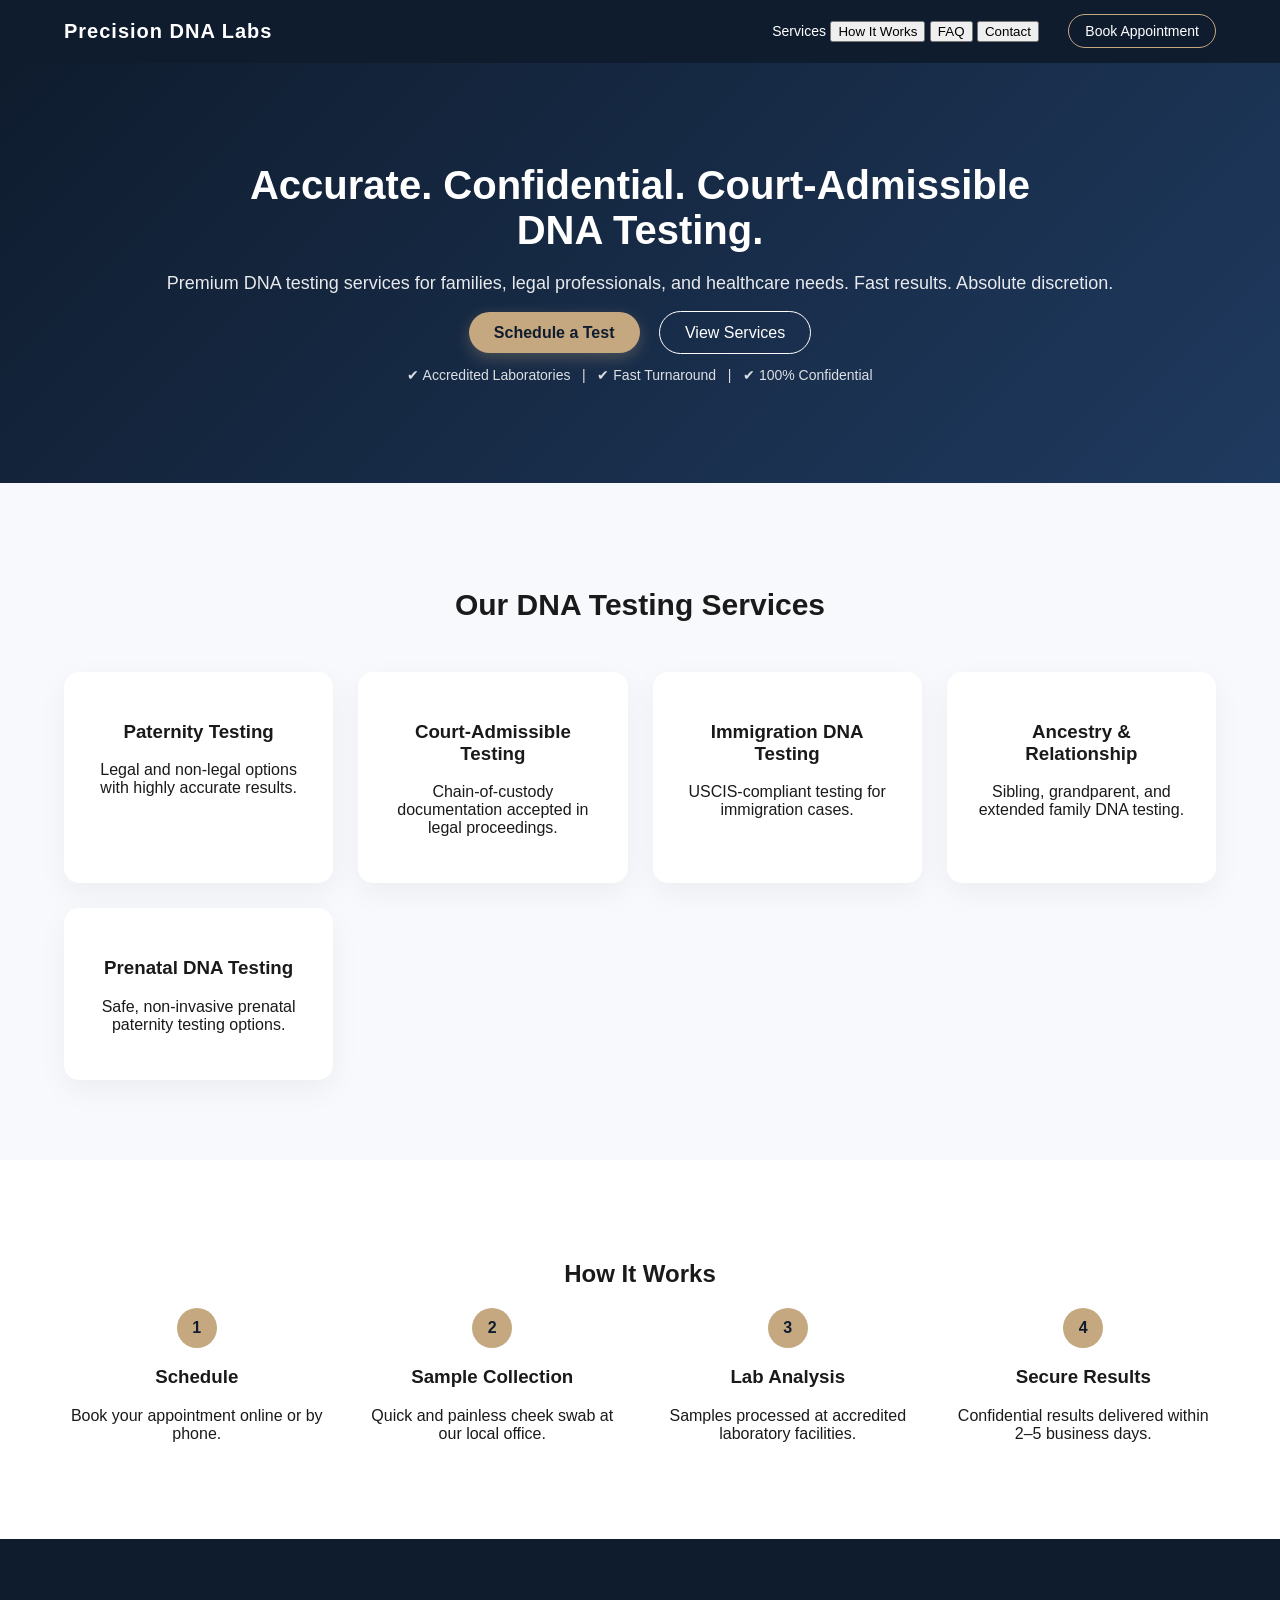
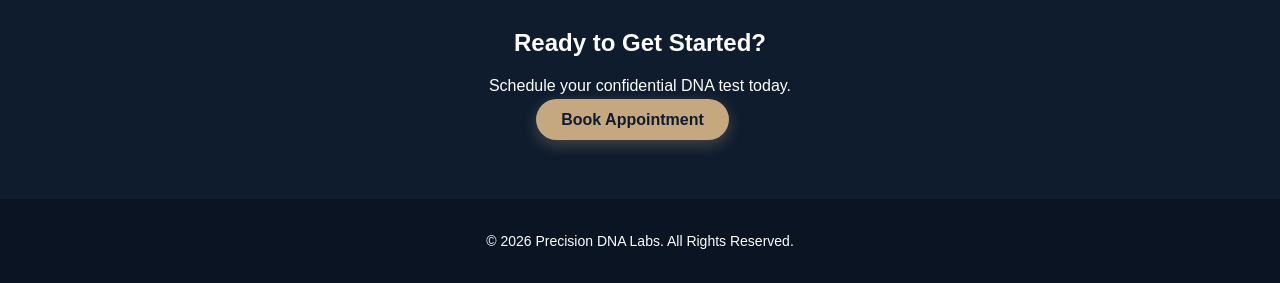
<file: index.html>
<!DOCTYPE html>
<html lang="en">
<head>
    <meta charset="UTF-8">
    <title>Precision DNA Labs</title>
    <link rel="stylesheet" href="style.css">
    <meta name="viewport" content="width=device-width, initial-scale=1.0">
</head>
<body>

<header>
    <div class="container nav">
        <div class="logo">Precision DNA Labs</div>
        <nav>
            <div class="dropdown">
                <a href="#" class="dropbtn">Services</a>
                <div class="dropdown-content">
                    <button>Paternity Testing</button>
                    <button>Court-Admissible Testing</button>
                    <button>Immigration DNA Testing</button>
                    <button>Ancestry & Relationship</button>
                    <button>Prenatal DNA Testing</button>
                </div>
            </div>

            <button>How It Works</button>
            <button>FAQ</button>
            <button>Contact</button>
            <a href="#" class="btn-outline">Book Appointment</a>
        </nav>
        </div>
</header>

<section class="hero">
    <div class="container">
        <h1>Accurate. Confidential. Court-Admissible DNA Testing.</h1>
        <p>Premium DNA testing services for families, legal professionals, and healthcare needs. Fast results. Absolute discretion.</p>
        <div class="hero-buttons">
            <a href="#" class="btn-primary">Schedule a Test</a>
            <a href="#" class="btn-secondary">View Services</a>
        </div>
        <div class="trust">
            ✔ Accredited Laboratories &nbsp; | &nbsp; ✔ Fast Turnaround &nbsp; | &nbsp; ✔ 100% Confidential
        </div>
    </div>
</section>

<section class="services">
    <div class="container">
        <h2>Our DNA Testing Services</h2>

        <div class="service-grid">
            <div class="card">
                <h3>Paternity Testing</h3>
                <p>Legal and non-legal options with highly accurate results.</p>
            </div>

            <div class="card">
                <h3>Court-Admissible Testing</h3>
                <p>Chain-of-custody documentation accepted in legal proceedings.</p>
            </div>

            <div class="card">
                <h3>Immigration DNA Testing</h3>
                <p>USCIS-compliant testing for immigration cases.</p>
            </div>

            <div class="card">
                <h3>Ancestry & Relationship</h3>
                <p>Sibling, grandparent, and extended family DNA testing.</p>
            </div>

            <div class="card">
                <h3>Prenatal DNA Testing</h3>
                <p>Safe, non-invasive prenatal paternity testing options.</p>
            </div>
        </div>
    </div>
</section>

<section class="process">
    <div class="container">
        <h2>How It Works</h2>

        <div class="steps">
            <div class="step">
                <span>1</span>
                <h3>Schedule</h3>
                <p>Book your appointment online or by phone.</p>
            </div>

            <div class="step">
                <span>2</span>
                <h3>Sample Collection</h3>
                <p>Quick and painless cheek swab at our local office.</p>
            </div>

            <div class="step">
                <span>3</span>
                <h3>Lab Analysis</h3>
                <p>Samples processed at accredited laboratory facilities.</p>
            </div>

            <div class="step">
                <span>4</span>
                <h3>Secure Results</h3>
                <p>Confidential results delivered within 2–5 business days.</p>
            </div>
        </div>
    </div>
</section>

<section class="cta">
    <div class="container">
        <h2>Ready to Get Started?</h2>
        <p>Schedule your confidential DNA test today.</p>
        <a href="#" class="btn-primary">Book Appointment</a>
    </div>
</section>

<footer>
    <div class="container">
        <p>© 2026 Precision DNA Labs. All Rights Reserved.</p>
    </div>
</footer>

</body>
</html>
</file>
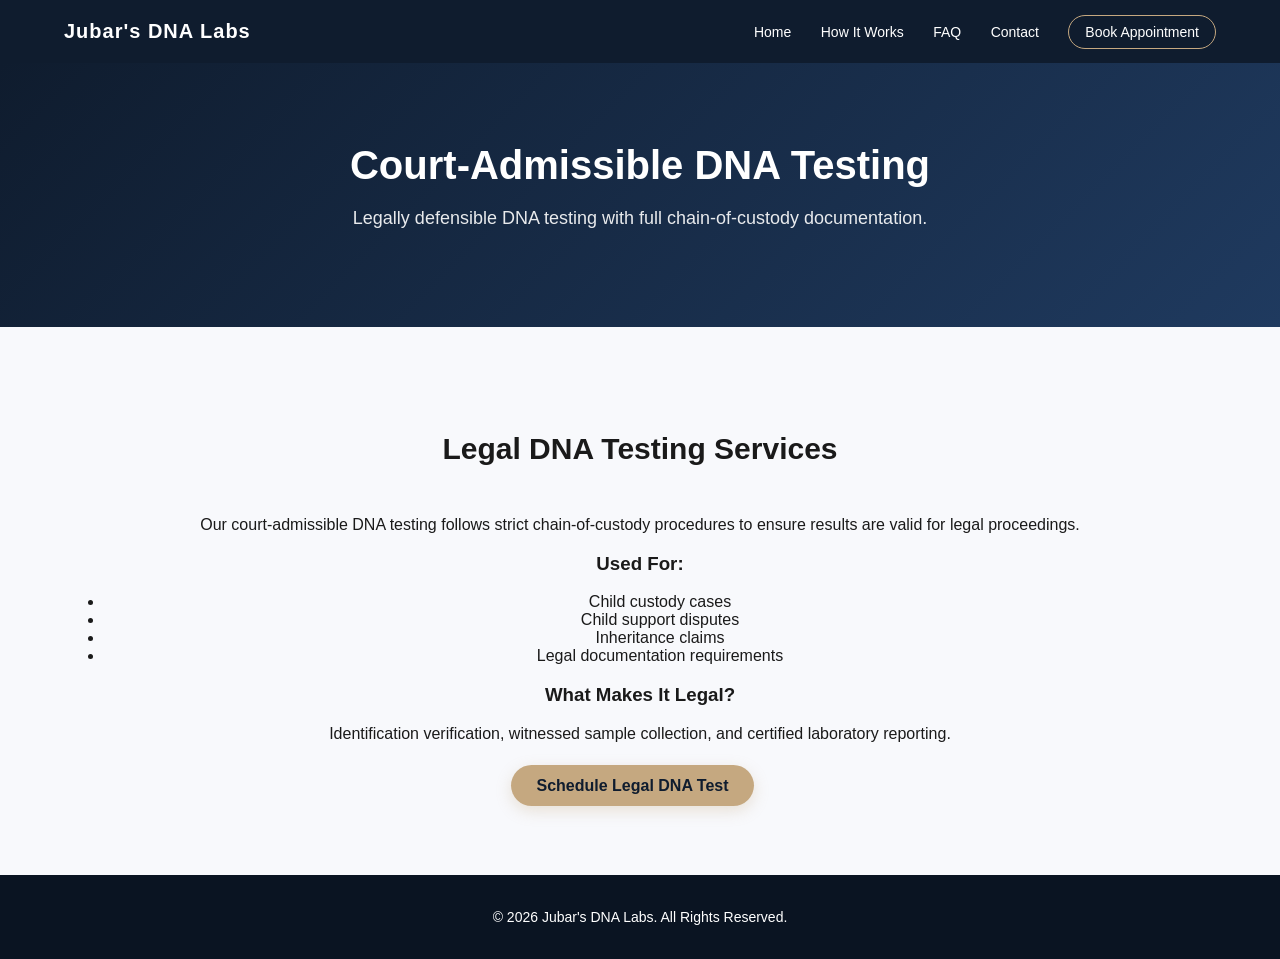
<file: court-admissible.html>
<!DOCTYPE html>
<html lang="en">
<head>
    <meta charset="UTF-8">
    <title>Court-Admissible DNA Testing | Jubar's DNA Labs</title>
    <link rel="stylesheet" href="style.css">
</head>
<body>

<header>
    <div class="container nav">
        <div class="logo">Jubar's DNA Labs</div>
        <nav>
            <a href="index.html">Home</a>
            <a href="how-it-works.html">How It Works</a>
            <a href="faq.html">FAQ</a>
            <a href="contact.html">Contact</a>
            <a href="#" class="btn-outline">Book Appointment</a>
        </nav>
    </div>
</header>

<section class="hero" style="padding:80px 0;">
    <div class="container">
        <h1>Court-Admissible DNA Testing</h1>
        <p>Legally defensible DNA testing with full chain-of-custody documentation.</p>
    </div>
</section>

<section class="services">
    <div class="container">
        <h2>Legal DNA Testing Services</h2>

        <p>
            Our court-admissible DNA testing follows strict chain-of-custody procedures
            to ensure results are valid for legal proceedings.
        </p>

        <h3>Used For:</h3>
        <ul>
            <li>Child custody cases</li>
            <li>Child support disputes</li>
            <li>Inheritance claims</li>
            <li>Legal documentation requirements</li>
        </ul>

        <h3>What Makes It Legal?</h3>
        <p>
            Identification verification, witnessed sample collection, and certified laboratory reporting.
        </p>

        <br>
        <a href="#" class="btn-primary">Schedule Legal DNA Test</a>
    </div>
</section>

<footer>
    <div class="container">
        <p>© 2026 Jubar's DNA Labs. All Rights Reserved.</p>
    </div>
</footer>

</body>
</html>
</file>
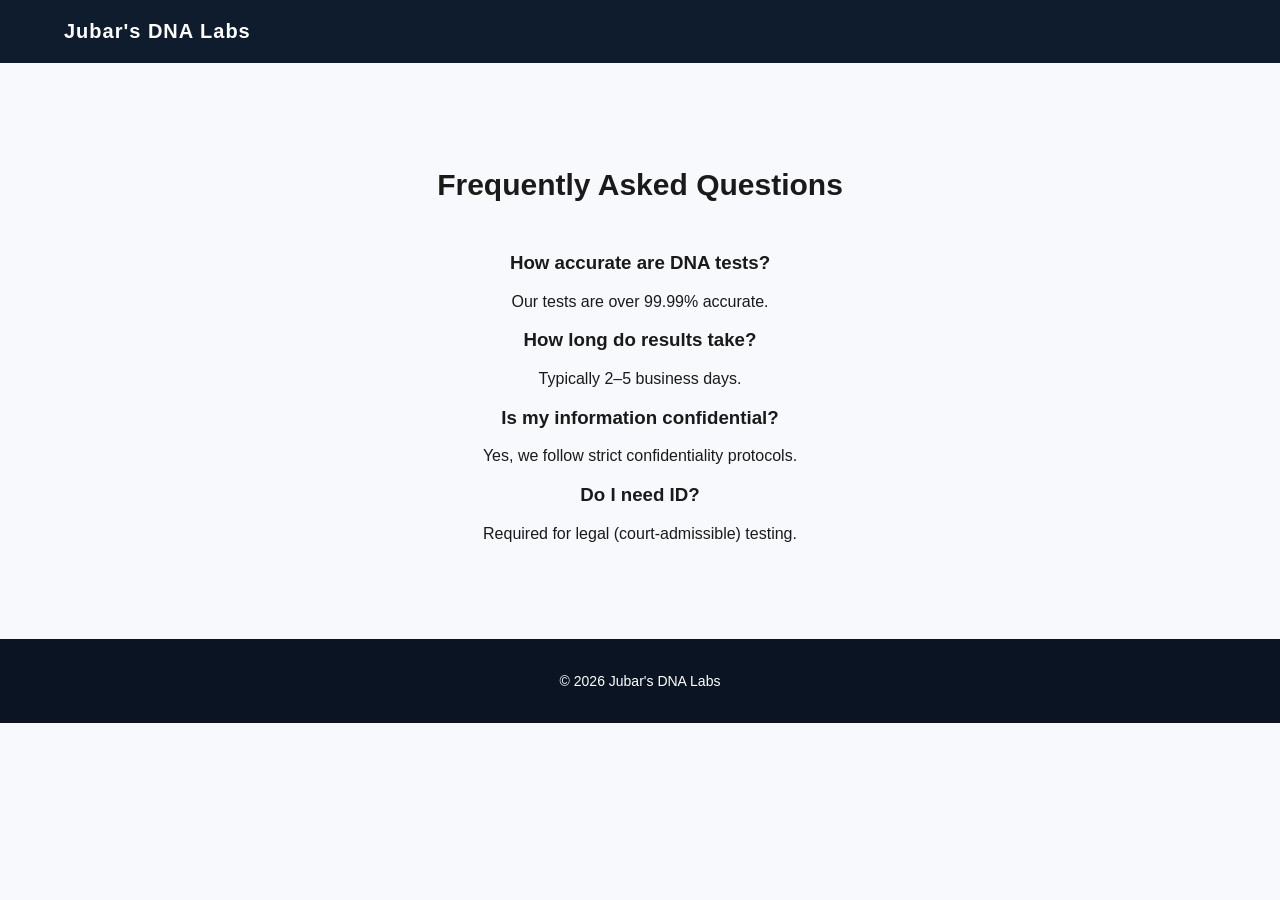
<file: faq.html>
<!DOCTYPE html>
<html lang="en">
<head>
    <meta charset="UTF-8">
    <title>FAQ | Jubar's DNA Labs</title>
    <link rel="stylesheet" href="style.css">
</head>
<body>

<header>
    <div class="container nav">
        <div class="logo">Jubar's DNA Labs</div>
    </div>
</header>

<section class="services">
    <div class="container">
        <h2>Frequently Asked Questions</h2>

        <h3>How accurate are DNA tests?</h3>
        <p>Our tests are over 99.99% accurate.</p>

        <h3>How long do results take?</h3>
        <p>Typically 2–5 business days.</p>

        <h3>Is my information confidential?</h3>
        <p>Yes, we follow strict confidentiality protocols.</p>

        <h3>Do I need ID?</h3>
        <p>Required for legal (court-admissible) testing.</p>

    </div>
</section>

<footer>
    <div class="container">
        <p>© 2026 Jubar's DNA Labs</p>
    </div>
</footer>

</body>
</html>
</file>
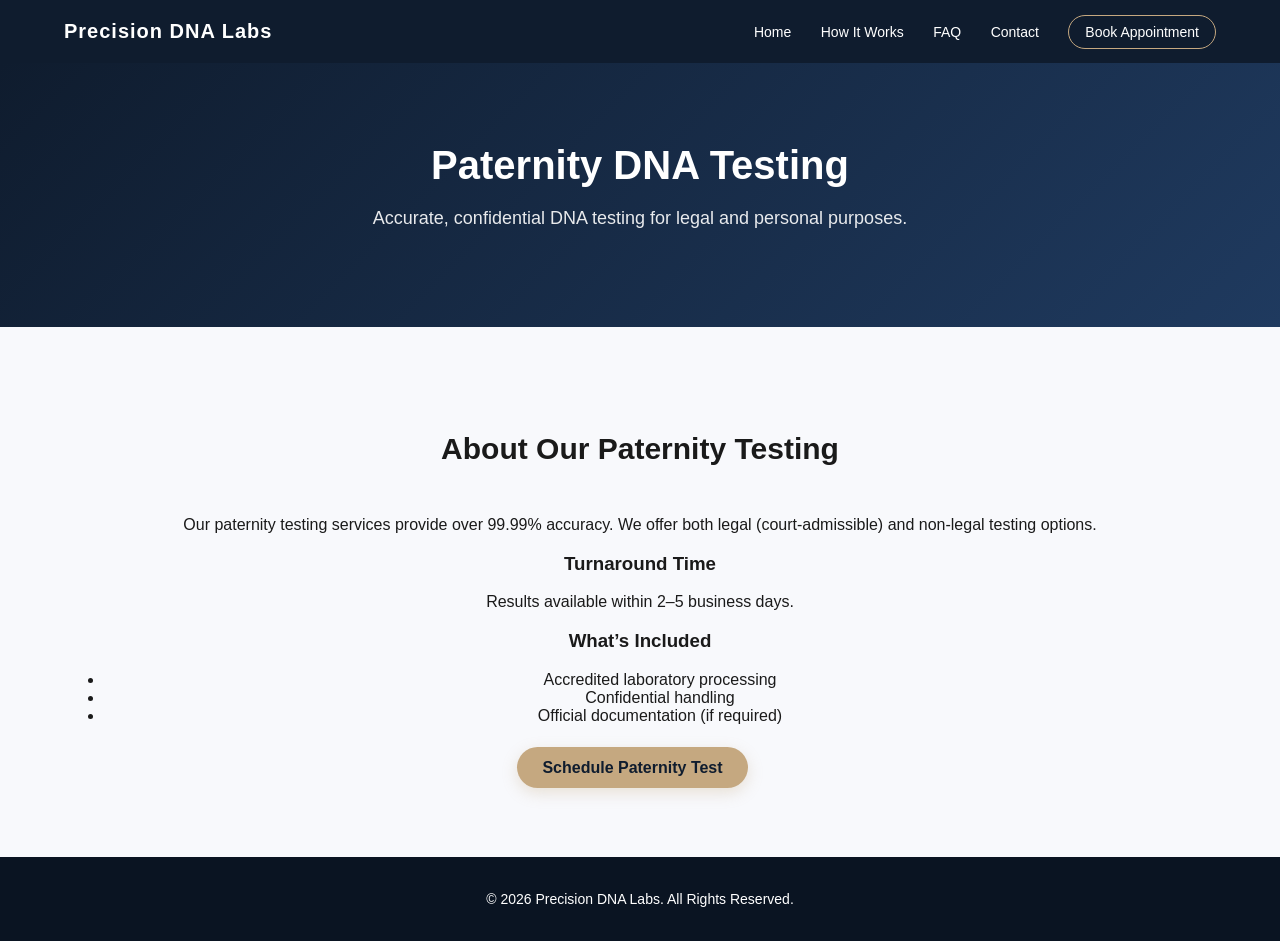
<file: paternity.html>
<!DOCTYPE html>
<html lang="en">
<head>
    <meta charset="UTF-8">
    <title>Paternity Testing | Precision DNA Labs</title>
    <link rel="stylesheet" href="style.css">
</head>
<body>

<header>
    <div class="container nav">
        <div class="logo">Precision DNA Labs</div>
        <nav>
            <a href="index.html">Home</a>
            <a href="how-it-works.html">How It Works</a>
            <a href="faq.html">FAQ</a>
            <a href="contact.html">Contact</a>
            <a href="#" class="btn-outline">Book Appointment</a>
        </nav>
    </div>
</header>

<section class="hero" style="padding:80px 0;">
    <div class="container">
        <h1>Paternity DNA Testing</h1>
        <p>Accurate, confidential DNA testing for legal and personal purposes.</p>
    </div>
</section>

<section class="services">
    <div class="container">
        <h2>About Our Paternity Testing</h2>
        <p>
            Our paternity testing services provide over 99.99% accuracy.
            We offer both legal (court-admissible) and non-legal testing options.
        </p>

        <h3>Turnaround Time</h3>
        <p>Results available within 2–5 business days.</p>

        <h3>What’s Included</h3>
        <ul>
            <li>Accredited laboratory processing</li>
            <li>Confidential handling</li>
            <li>Official documentation (if required)</li>
        </ul>

        <br>
        <a href="#" class="btn-primary">Schedule Paternity Test</a>
    </div>
</section>

<footer>
    <div class="container">
        <p>© 2026 Precision DNA Labs. All Rights Reserved.</p>
    </div>
</footer>

</body>
</html>
</file>
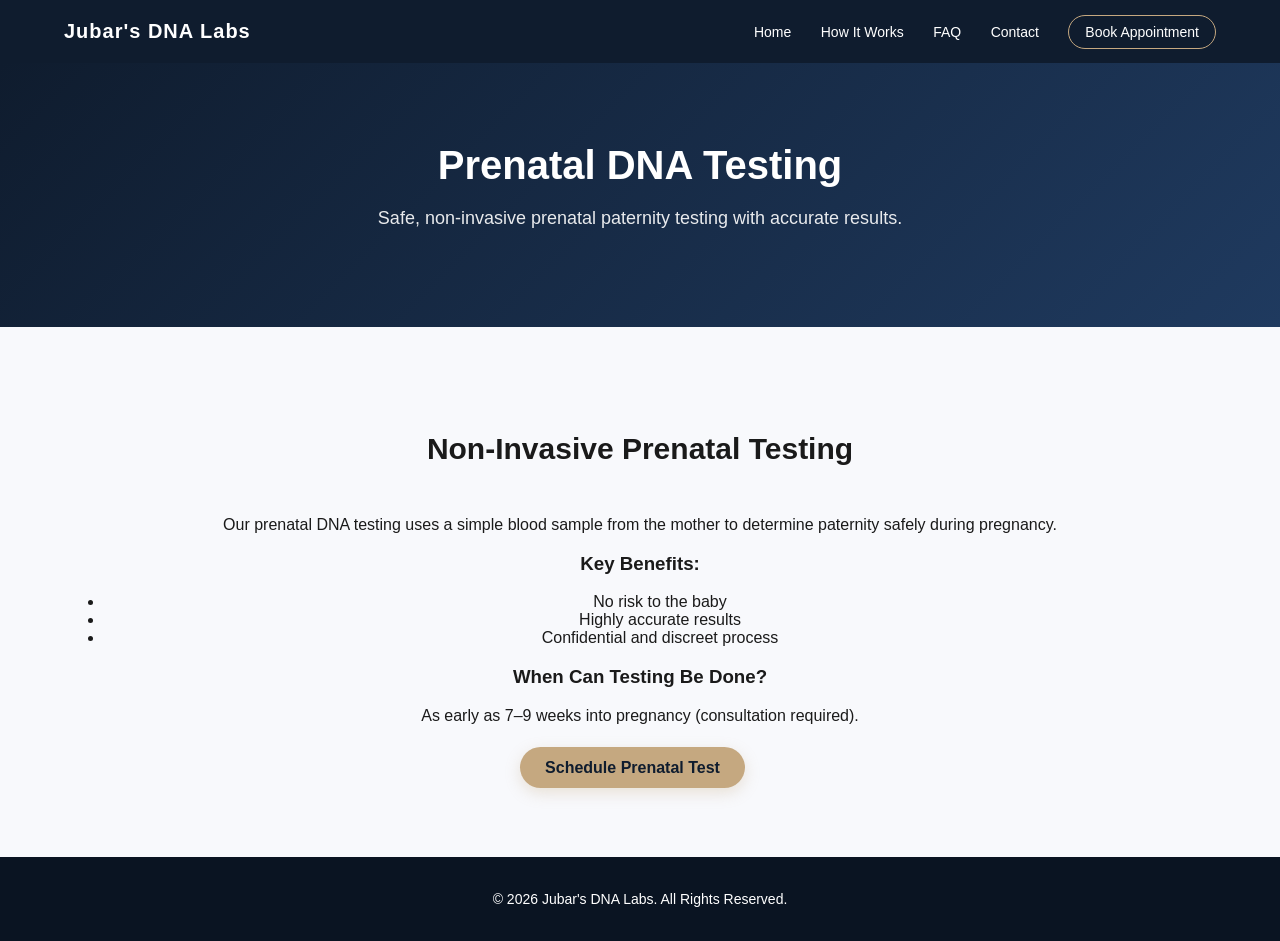
<file: prenatal.html>
<!DOCTYPE html>
<html lang="en">
<head>
    <meta charset="UTF-8">
    <title>Prenatal DNA Testing | Jubar's DNA Labs</title>
    <link rel="stylesheet" href="style.css">
</head>
<body>

<header>
    <div class="container nav">
        <div class="logo">Jubar's DNA Labs</div>
        <nav>
            <a href="index.html">Home</a>
            <a href="how-it-works.html">How It Works</a>
            <a href="faq.html">FAQ</a>
            <a href="contact.html">Contact</a>
            <a href="#" class="btn-outline">Book Appointment</a>
        </nav>
    </div>
</header>

<section class="hero" style="padding:80px 0;">
    <div class="container">
        <h1>Prenatal DNA Testing</h1>
        <p>Safe, non-invasive prenatal paternity testing with accurate results.</p>
    </div>
</section>

<section class="services">
    <div class="container">
        <h2>Non-Invasive Prenatal Testing</h2>

        <p>
            Our prenatal DNA testing uses a simple blood sample from the mother
            to determine paternity safely during pregnancy.
        </p>

        <h3>Key Benefits:</h3>
        <ul>
            <li>No risk to the baby</li>
            <li>Highly accurate results</li>
            <li>Confidential and discreet process</li>
        </ul>

        <h3>When Can Testing Be Done?</h3>
        <p>
            As early as 7–9 weeks into pregnancy (consultation required).
        </p>

        <br>
        <a href="#" class="btn-primary">Schedule Prenatal Test</a>
    </div>
</section>

<footer>
    <div class="container">
        <p>© 2026 Jubar's DNA Labs. All Rights Reserved.</p>
    </div>
</footer>

</body>
</html>
</file>
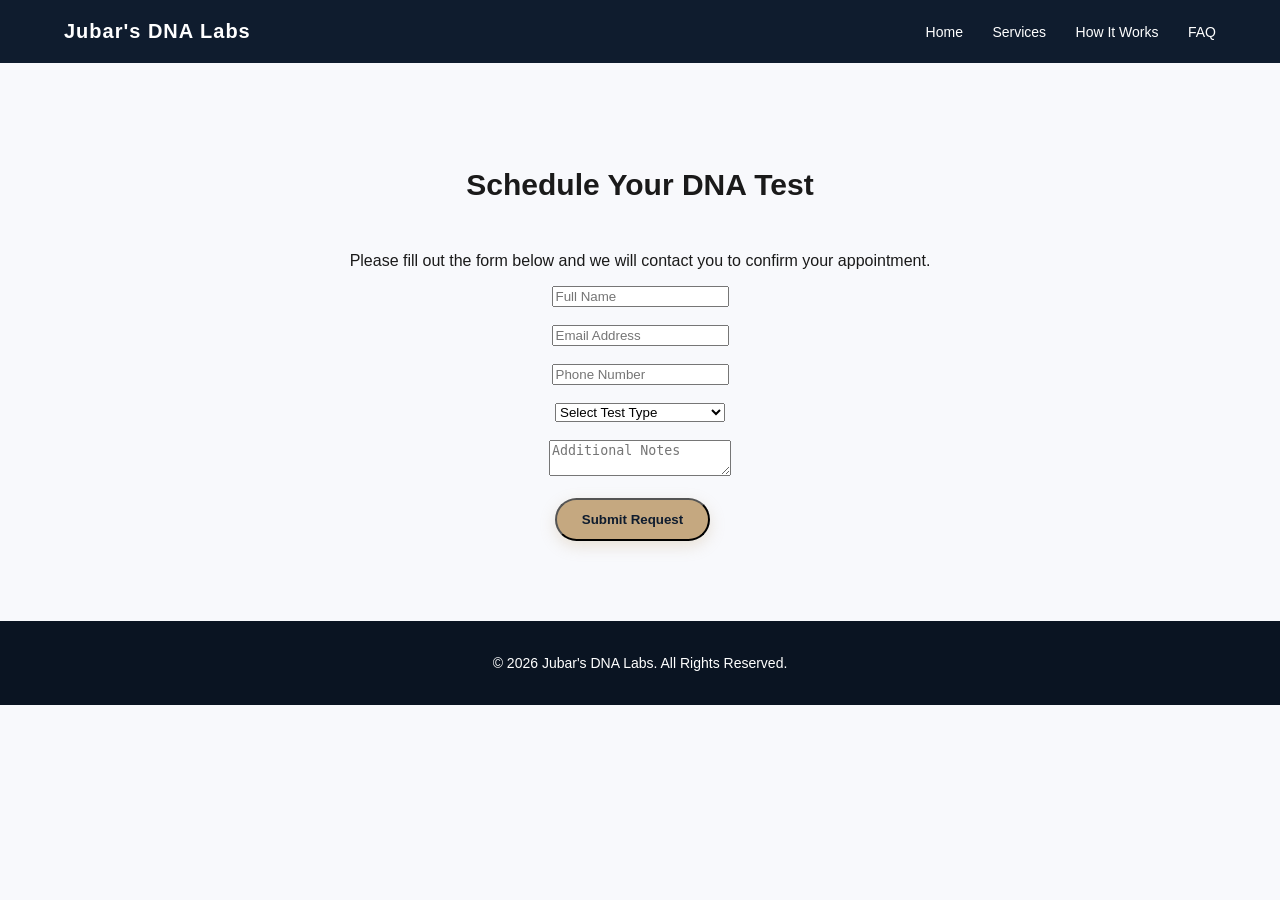
<file: schedule.html>
<!DOCTYPE html>
<html lang="en">
<head>
    <meta charset="UTF-8">
    <title>Schedule a Test | Jubar's DNA Labs</title>
    <link rel="stylesheet" href="style.css">
</head>
<body>

<header>
    <div class="container nav">
        <div class="logo">Jubar's DNA Labs</div>
        <nav>
            <a href="index.html">Home</a>
            <a href="services.html">Services</a>
            <a href="how-it-works.html">How It Works</a>
            <a href="faq.html">FAQ</a>
        </nav>
    </div>
</header>

<section class="services">
    <div class="container">
        <h2>Schedule Your DNA Test</h2>

        <p>Please fill out the form below and we will contact you to confirm your appointment.</p>

        <form>
            <input type="text" placeholder="Full Name" required><br><br>
            <input type="email" placeholder="Email Address" required><br><br>
            <input type="tel" placeholder="Phone Number" required><br><br>

            <select required>
                <option>Select Test Type</option>
                <option>Paternity Testing</option>
                <option>Court-Admissible Testing</option>
                <option>Prenatal Testing</option>
            </select><br><br>

            <textarea placeholder="Additional Notes"></textarea><br><br>

            <button class="btn-primary">Submit Request</button>
        </form>
    </div>
</section>

<footer>
    <div class="container">
        <p>© 2026 Jubar's DNA Labs. All Rights Reserved.</p>
    </div>
</footer>

</body>
</html>
</file>
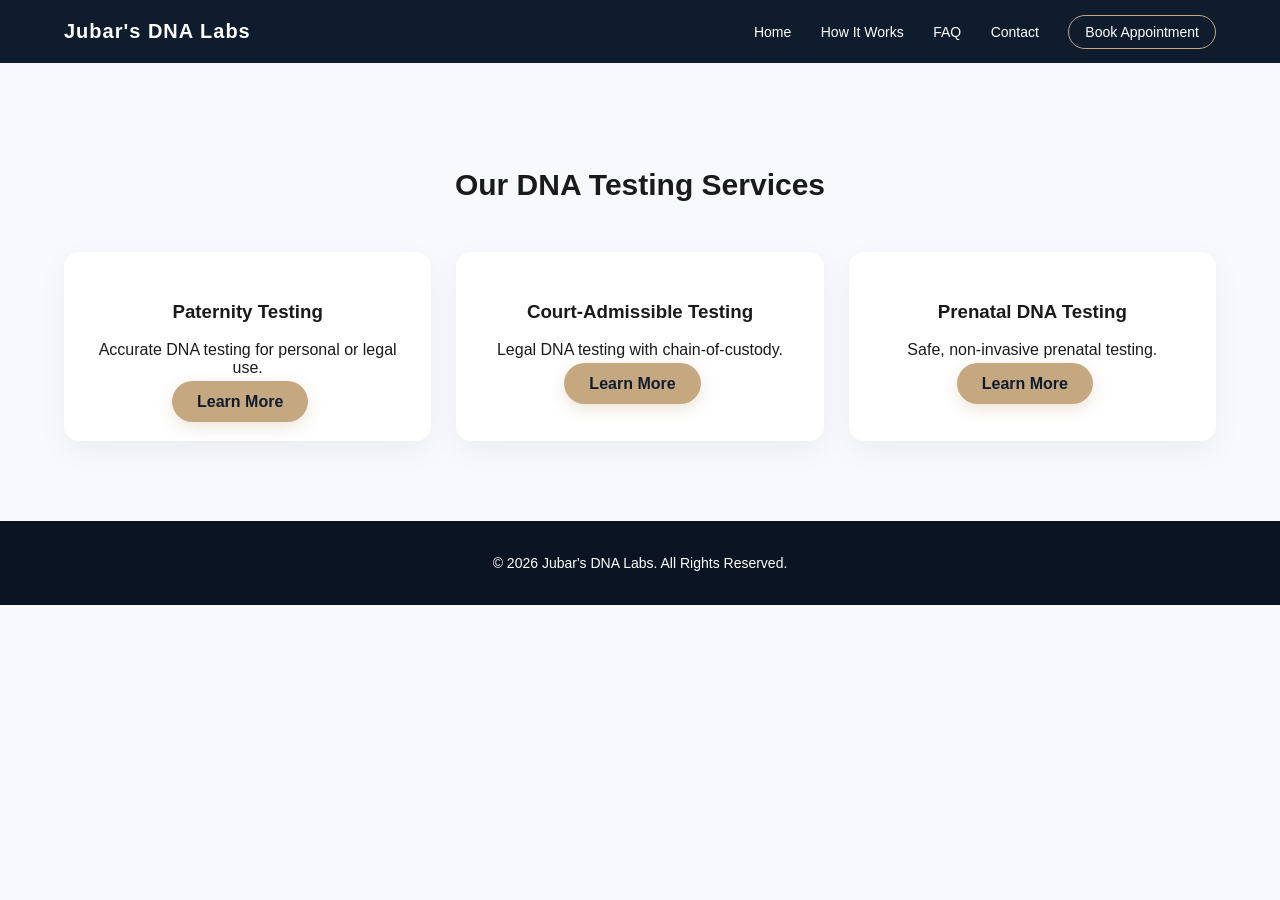
<file: services.html>
<!DOCTYPE html>
<html lang="en">
<head>
    <meta charset="UTF-8">
    <title>Services | Jubar's DNA Labs</title>
    <link rel="stylesheet" href="style.css">
</head>
<body>

<header>
    <div class="container nav">
        <div class="logo">Jubar's DNA Labs</div>
        <nav>
            <a href="index.html">Home</a>
            <a href="how-it-works.html">How It Works</a>
            <a href="faq.html">FAQ</a>
            <a href="contact.html">Contact</a>
            <a href="schedule.html" class="btn-outline">Book Appointment</a>
        </nav>
    </div>
</header>

<section class="services">
    <div class="container">
        <h2>Our DNA Testing Services</h2>

        <div class="service-grid">

            <div class="card">
                <h3>Paternity Testing</h3>
                <p>Accurate DNA testing for personal or legal use.</p>
                <a href="paternity.html" class="btn-primary">Learn More</a>
            </div>

            <div class="card">
                <h3>Court-Admissible Testing</h3>
                <p>Legal DNA testing with chain-of-custody.</p>
                <a href="court-admissible.html" class="btn-primary">Learn More</a>
            </div>

            <div class="card">
                <h3>Prenatal DNA Testing</h3>
                <p>Safe, non-invasive prenatal testing.</p>
                <a href="prenatal.html" class="btn-primary">Learn More</a>
            </div>

        </div>
    </div>
</section>

<footer>
    <div class="container">
        <p>© 2026 Jubar's DNA Labs. All Rights Reserved.</p>
    </div>
</footer>

</body>
</html>
</file>
<file: style.css>
body {
    margin: 0;
    font-family: 'Segoe UI', sans-serif;
    background: #f8f9fc;
    color: #1a1a1a;
}

.container {
    width: 90%;
    max-width: 1200px;
    margin: auto;
}

header {
    background: #0f1c2e;
    padding: 20px 0;
}

.nav {
    display: flex;
    justify-content: space-between;
    align-items: center;
}

.logo {
    color: #ffffff;
    font-size: 20px;
    font-weight: 600;
    letter-spacing: 1px;
}

nav a {
    color: #ffffff;
    margin-left: 25px;
    text-decoration: none;
    font-size: 14px;
}

.btn-outline {
    border: 1px solid #c5a880;
    padding: 8px 16px;
    border-radius: 30px;
}

.hero {
    background: linear-gradient(135deg, #0f1c2e, #1f3a5f);
    color: white;
    text-align: center;
    padding: 100px 0;
}

.hero h1 {
    font-size: 40px;
    max-width: 800px;
    margin: auto;
}

.hero p {
    margin-top: 20px;
    font-size: 18px;
    opacity: 0.9;
}

.hero-buttons {
    margin-top: 30px;
}

.btn-primary {
    background: #c5a880;
    color: #0f1c2e;
    padding: 12px 25px;
    border-radius: 30px;
    text-decoration: none;
    font-weight: bold;
    margin-right: 15px;
    transition: all 0.3s ease;
    box-shadow: 0 5px 15px rgba(197, 168, 128, 0.3);
}

.btn-primary:hover {
    transform: translateY(-3px);
    box-shadow: 0 10px 25px rgba(197, 168, 128, 0.6);
    background: #d6b88f;
}

.btn-secondary {
    border: 1px solid white;
    padding: 12px 25px;
    border-radius: 30px;
    text-decoration: none;
    color: white;
    transition: all 0.3s ease;
}

.btn-secondary:hover {
    transform: translateY(-3px);
    background: rgba(255, 255, 255, 0.1);
    box-shadow: 0 8px 20px rgba(255, 255, 255, 0.3);
}

.trust {
    margin-top: 25px;
    font-size: 14px;
    opacity: 0.85;
}

.services {
    padding: 80px 0;
    text-align: center;
}

.services h2 {
    margin-bottom: 50px;
    font-size: 30px;
}

.service-grid {
    display: grid;
    grid-template-columns: repeat(auto-fit, minmax(250px, 1fr));
    gap: 25px;
}

.card {
    background: white;
    padding: 30px;
    border-radius: 15px;
    box-shadow: 0 10px 30px rgba(0,0,0,0.05);
}

.process {
    background: #ffffff;
    padding: 80px 0;
    text-align: center;
}

.steps {
    display: grid;
    grid-template-columns: repeat(auto-fit, minmax(220px, 1fr));
    gap: 30px;
}

.step span {
    display: inline-block;
    background: #c5a880;
    color: #0f1c2e;
    width: 40px;
    height: 40px;
    border-radius: 50%;
    line-height: 40px;
    font-weight: bold;
}

.cta {
    background: #0f1c2e;
    color: white;
    text-align: center;
    padding: 70px 0;
}

footer {
    background: #0a1422;
    color: white;
    text-align: center;
    padding: 20px 0;
    font-size: 14px;
}

/* Dropdown Container */
.dropdown {
    position: relative;
    display: inline-block;
}

/* Dropdown Button */
.dropbtn {
    color: #ffffff;
    text-decoration: none;
    font-size: 14px;
    cursor: pointer;
}

/* Dropdown Content (Hidden by Default) */
.dropdown-content {
    display: none;
    position: absolute;
    background-color: #ffffff;
    min-width: 240px;
    border-radius: 10px;
    box-shadow: 0 15px 35px rgba(0,0,0,0.1);
    padding: 10px 0;
    margin-top: 15px;
    z-index: 1000;
}

/* Dropdown Links */
.dropdown-content a {
    color: #0f1c2e;
    padding: 12px 20px;
    display: block;
    text-decoration: none;
    font-size: 14px;
    transition: background 0.3s ease;
}

/* Hover Effect for Dropdown Items */
.dropdown-content a:hover {
    background: #f5f7fb;
}

/* Show Dropdown on Hover */
.dropdown:hover .dropdown-content {
    display: block;
}

.dropdown-content button {
    width: 90%;
    margin: 6px auto;
    padding: 10px;
    border-radius: 6px;
    border: none;
    background: #ffffff;
    cursor: pointer;
    transition: all 0.25s ease;
    font-size: 14px;
}

.dropdown-content button:hover {
    background: #c5a880;
    box-shadow: 0 6px 15px rgba(197,168,128,0.4);
}
</file>
